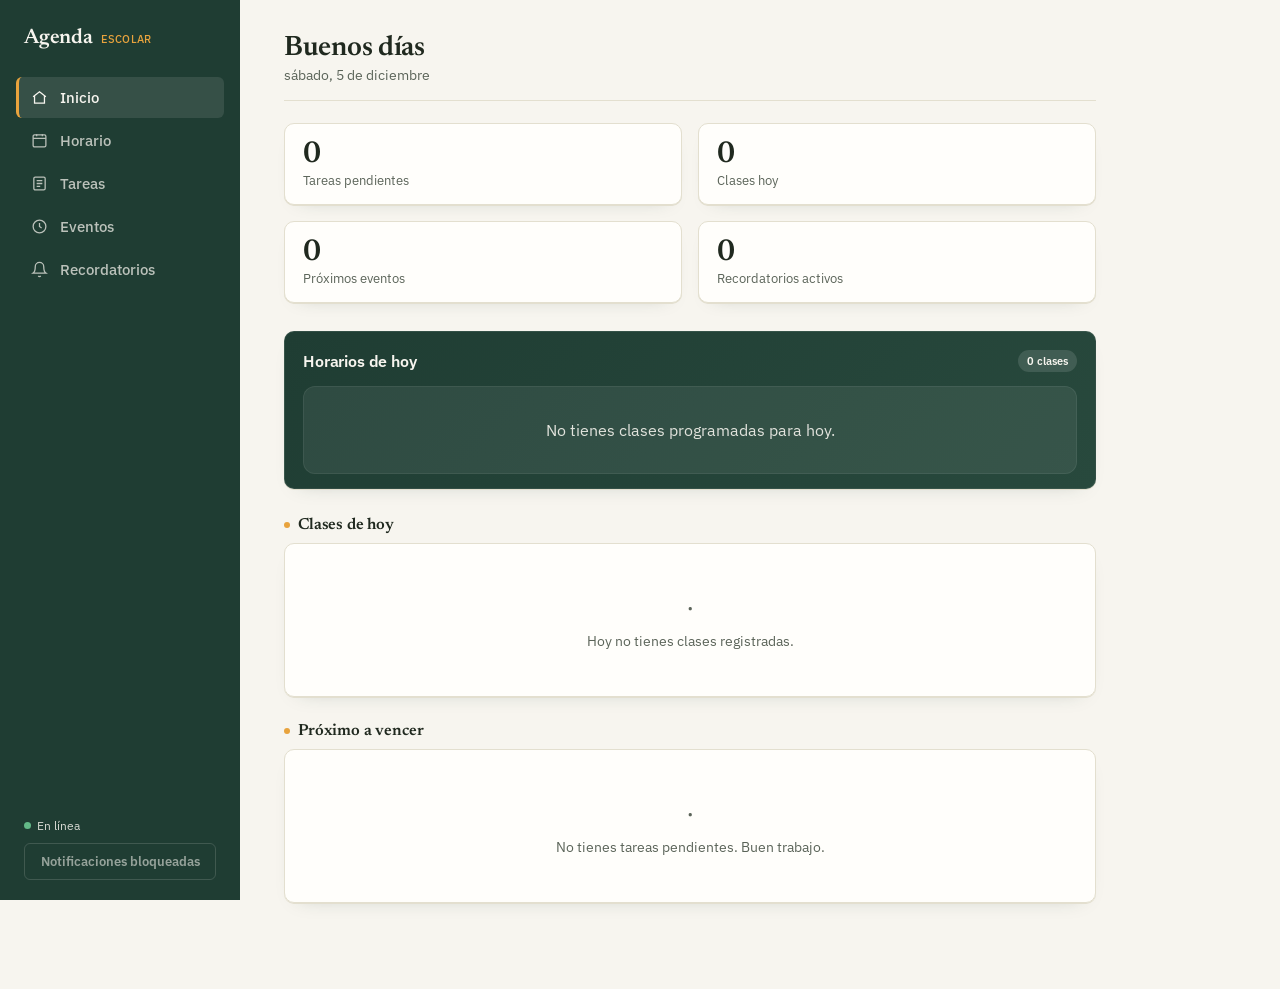
<file: index.html>
<!DOCTYPE html>
<html lang="es">
<head>
<meta charset="UTF-8" />
<meta name="viewport" content="width=device-width, initial-scale=1, viewport-fit=cover" />
<title>Agenda Escolar</title>
<meta name="description" content="Tu horario, tareas, eventos y recordatorios escolares, disponibles incluso sin internet." />
<meta name="theme-color" content="#1F3D33" />
<!-- Configura estas URLs en tu backend para sincronización y web push reales. -->
<meta name="agenda-sync-url" content="" />
<meta name="agenda-push-subscribe-url" content="" />
<meta name="agenda-vapid-public-key" content="" />
<link rel="manifest" href="manifest.json" />
<link rel="icon" href="icons/icon-192.png" />
<link rel="apple-touch-icon" href="icons/icon-192.png" />
<link rel="stylesheet" href="style.css" />
</head>
<body>

<div class="app">
  <!-- Sidebar / tabs -->
  <aside class="sidebar">
    <div class="brand">Agenda <small>ESCOLAR</small></div>
    <nav class="tabs" id="tabs">
      <button class="tab-btn" data-page="inicio" aria-current="true">
        <svg width="17" height="17" viewBox="0 0 24 24" fill="none" stroke="currentColor" stroke-width="1.8"><path d="M3 11l9-7 9 7"/><path d="M5 10v10h14V10"/></svg>
        Inicio
      </button>
      <button class="tab-btn" data-page="horario">
        <svg width="17" height="17" viewBox="0 0 24 24" fill="none" stroke="currentColor" stroke-width="1.8"><rect x="3" y="4" width="18" height="17" rx="2"/><path d="M3 9h18M8 3v3M16 3v3"/></svg>
        Horario
      </button>
      <button class="tab-btn" data-page="tareas">
        <svg width="17" height="17" viewBox="0 0 24 24" fill="none" stroke="currentColor" stroke-width="1.8"><rect x="4" y="3" width="16" height="18" rx="2"/><path d="M8 8h8M8 12h8M8 16h5"/></svg>
        Tareas
        <span class="count" id="count-tareas" hidden>0</span>
      </button>
      <button class="tab-btn" data-page="eventos">
        <svg width="17" height="17" viewBox="0 0 24 24" fill="none" stroke="currentColor" stroke-width="1.8"><circle cx="12" cy="12" r="9"/><path d="M12 7v5l3 2"/></svg>
        Eventos
      </button>
      <button class="tab-btn" data-page="recordatorios">
        <svg width="17" height="17" viewBox="0 0 24 24" fill="none" stroke="currentColor" stroke-width="1.8"><path d="M18 8a6 6 0 10-12 0c0 7-3 9-3 9h18s-3-2-3-9"/><path d="M13.7 21a2 2 0 01-3.4 0"/></svg>
        Recordatorios
        <span class="count" id="count-recordatorios" hidden>0</span>
      </button>
    </nav>
    <div class="sidebar-foot">
      <span class="status-pill" id="status-pill"><span class="status-dot"></span><span id="status-text">En línea</span></span>
      <button id="notification-btn" type="button">Activar notificaciones</button>
      <button id="install-btn">Instalar app</button>
    </div>
  </aside>

  <!-- Mobile top bar -->
  <div class="mobile-topbar">
    <div class="brand">Agenda</div>
    <span class="status-pill" id="status-pill-mobile"><span class="status-dot"></span><span id="status-text-mobile">En línea</span></span>
  </div>

  <main>
    <!-- INICIO -->
    <section class="page active" id="page-inicio">
      <div class="page-head">
        <div>
          <h1 id="saludo">Hola de nuevo</h1>
          <p id="fecha-hoy"></p>
        </div>
      </div>

      <div class="home-grid">
        <div class="stat-card"><div class="num" id="stat-tareas">0</div><div class="label">Tareas pendientes</div></div>
        <div class="stat-card"><div class="num" id="stat-clases">0</div><div class="label">Clases hoy</div></div>
        <div class="stat-card"><div class="num" id="stat-eventos">0</div><div class="label">Próximos eventos</div></div>
        <div class="stat-card"><div class="num" id="stat-recordatorios">0</div><div class="label">Recordatorios activos</div></div>
      </div>

      <div class="widget-panel" id="home-widget" aria-live="polite"></div>

      <div class="home-section">
        <h2><span class="dot"></span>Clases de hoy</h2>
        <div class="ruled" id="home-clases"></div>
      </div>

      <div class="home-section">
        <h2><span class="dot"></span>Próximo a vencer</h2>
        <div class="ruled" id="home-tareas"></div>
      </div>
    </section>

    <!-- HORARIO -->
    <section class="page" id="page-horario">
      <div class="page-head">
        <div>
          <h1>Horario de clases</h1>
          <p>Tu semana, de un vistazo.</p>
        </div>
        <div class="page-actions">
          <button class="btn btn-ghost" id="btn-widget-horario">Abrir widget</button>
          <button class="btn btn-primary" id="btn-add-clase">+ Agregar clase</button>
        </div>
      </div>
      <div class="week-grid" id="week-grid"></div>
    </section>

    <!-- TAREAS -->
    <section class="page" id="page-tareas">
      <div class="page-head">
        <div>
          <h1>Tareas</h1>
          <p>Lo que hay que entregar.</p>
        </div>
        <button class="btn btn-primary" id="btn-add-tarea">+ Nueva tarea</button>
      </div>
      <div class="ruled" id="lista-tareas"></div>
    </section>

    <!-- EVENTOS -->
    <section class="page" id="page-eventos">
      <div class="page-head">
        <div>
          <h1>Eventos</h1>
          <p>Exámenes, juntas y actividades.</p>
        </div>
        <button class="btn btn-primary" id="btn-add-evento">+ Nuevo evento</button>
      </div>
      <div class="ruled" id="lista-eventos"></div>
    </section>

    <!-- RECORDATORIOS -->
    <section class="page" id="page-recordatorios">
      <div class="page-head">
        <div>
          <h1>Recordatorios</h1>
          <p>Notas rápidas para no olvidar nada.</p>
        </div>
        <button class="btn btn-primary" id="btn-add-recordatorio">+ Nuevo recordatorio</button>
      </div>
      <div class="ruled" id="lista-recordatorios"></div>
    </section>
  </main>
</div>

<!-- Modal: Clase -->
<div class="modal-backdrop" id="modal-clase">
  <form class="modal" id="form-clase">
    <h2>Nueva clase</h2>
    <div class="field">
      <label for="clase-materia">Materia</label>
      <input type="text" id="clase-materia" required placeholder="Ej. Matemáticas" />
    </div>
    <div class="field-row">
      <div class="field">
        <label for="clase-dia">Día</label>
        <select id="clase-dia">
          <option value="lunes">Lunes</option>
          <option value="martes">Martes</option>
          <option value="miercoles">Miércoles</option>
          <option value="jueves">Jueves</option>
          <option value="viernes">Viernes</option>
          <option value="sabado">Sábado</option>
        </select>
      </div>
      <div class="field">
        <label for="clase-hora">Hora</label>
        <input type="time" id="clase-hora" required />
      </div>
    </div>
    <div class="field">
      <label for="clase-salon">Salón / Profesor (opcional)</label>
      <input type="text" id="clase-salon" placeholder="Ej. Aula 4, Prof. Ríos" />
    </div>
    <div class="modal-actions">
      <button type="button" class="btn btn-ghost" data-close-modal="modal-clase">Cancelar</button>
      <button type="submit" class="btn btn-primary">Guardar</button>
    </div>
  </form>
</div>

<!-- Modal: Tarea -->
<div class="modal-backdrop" id="modal-tarea">
  <form class="modal" id="form-tarea">
    <h2>Nueva tarea</h2>
    <div class="field">
      <label for="tarea-titulo">Título</label>
      <input type="text" id="tarea-titulo" required placeholder="Ej. Ensayo de historia" />
    </div>
    <div class="field">
      <label for="tarea-materia">Materia (opcional)</label>
      <input type="text" id="tarea-materia" placeholder="Ej. Historia" />
    </div>
    <div class="field">
      <label for="tarea-fecha">Fecha de entrega</label>
      <input type="date" id="tarea-fecha" />
    </div>
    <div class="modal-actions">
      <button type="button" class="btn btn-ghost" data-close-modal="modal-tarea">Cancelar</button>
      <button type="submit" class="btn btn-primary">Guardar</button>
    </div>
  </form>
</div>

<!-- Modal: Evento -->
<div class="modal-backdrop" id="modal-evento">
  <form class="modal" id="form-evento">
    <h2>Nuevo evento</h2>
    <div class="field">
      <label for="evento-titulo">Título</label>
      <input type="text" id="evento-titulo" required placeholder="Ej. Examen de química" />
    </div>
    <div class="field-row">
      <div class="field">
        <label for="evento-fecha">Fecha</label>
        <input type="date" id="evento-fecha" required />
      </div>
      <div class="field">
        <label for="evento-hora">Hora (opcional)</label>
        <input type="time" id="evento-hora" />
      </div>
    </div>
    <div class="field">
      <label for="evento-lugar">Lugar (opcional)</label>
      <input type="text" id="evento-lugar" placeholder="Ej. Auditorio" />
    </div>
    <div class="modal-actions">
      <button type="button" class="btn btn-ghost" data-close-modal="modal-evento">Cancelar</button>
      <button type="submit" class="btn btn-primary">Guardar</button>
    </div>
  </form>
</div>

<!-- Modal: Recordatorio -->
<div class="modal-backdrop" id="modal-recordatorio">
  <form class="modal" id="form-recordatorio">
    <h2>Nuevo recordatorio</h2>
    <div class="field">
      <label for="recordatorio-texto">Nota</label>
      <textarea id="recordatorio-texto" required placeholder="Ej. Llevar el permiso firmado"></textarea>
    </div>
    <div class="field">
      <label for="recordatorio-fecha">Fecha (opcional)</label>
      <input type="date" id="recordatorio-fecha" />
    </div>
    <div class="modal-actions">
      <button type="button" class="btn btn-ghost" data-close-modal="modal-recordatorio">Cancelar</button>
      <button type="submit" class="btn btn-primary">Guardar</button>
    </div>
  </form>
</div>

<div id="toast"></div>

<script src="app.js"></script>
</body>
</html>
</file>
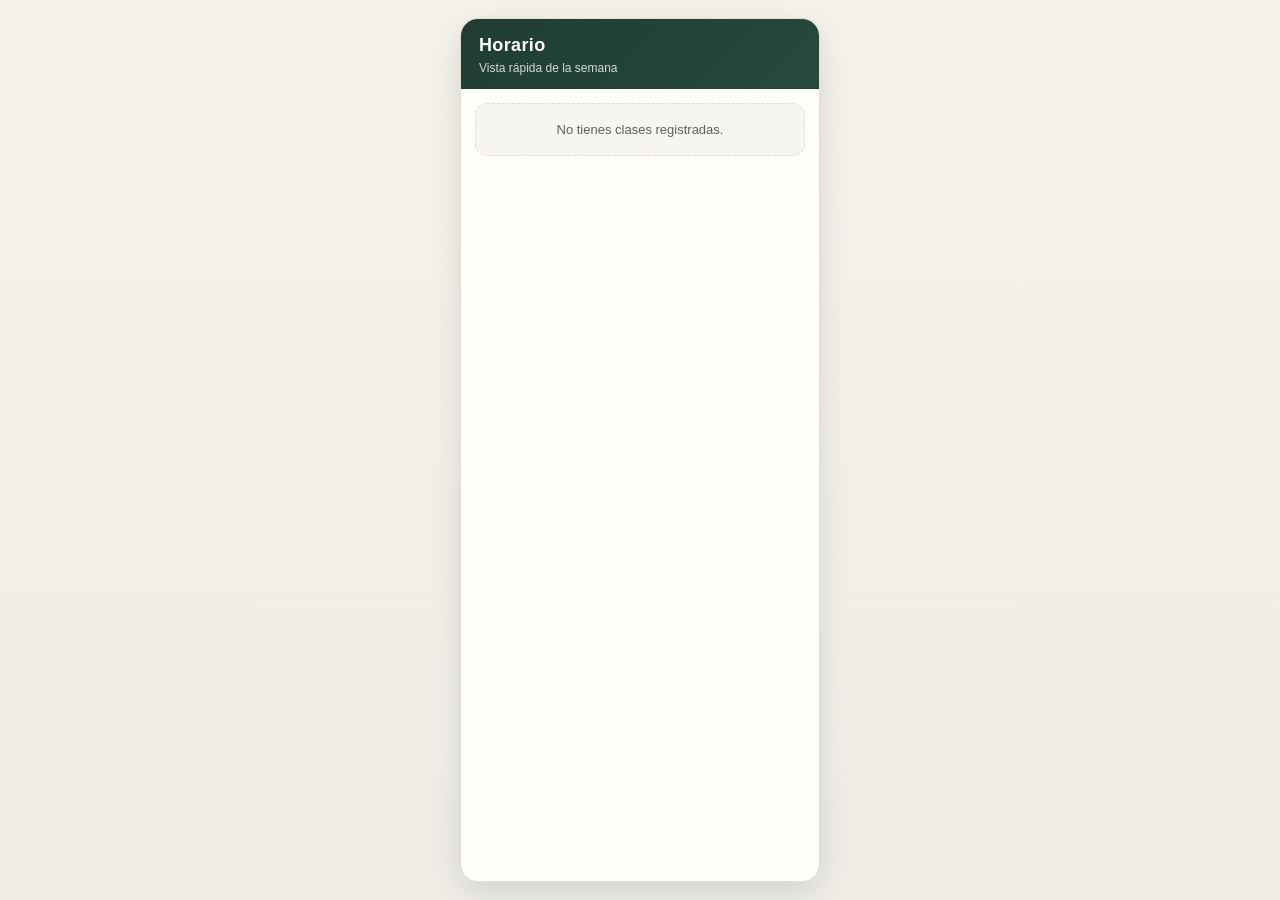
<file: widget.html>
<!DOCTYPE html>
<html lang="es">
<head>
  <meta charset="UTF-8" />
  <meta name="viewport" content="width=device-width, initial-scale=1.0" />
  <title>Horario Widget</title>
  <style>
    :root {
      --bg: #f7f5ef;
      --board: #1F3D33;
      --board-light: #28493D;
      --paper: #fffefb;
      --line: #e3dfcf;
      --ink: #20291f;
      --ink-soft: #5b6459;
      --marigold: #e8a33d;
      --teal-soft: #e2eee8;
      --shadow: 0 10px 30px rgba(31, 61, 51, 0.15);
    }

    * { box-sizing: border-box; }
    html, body { margin: 0; height: 100%; }
    body {
      font-family: Arial, sans-serif;
      background: linear-gradient(180deg, #f5f2ea 0%, #f0ede7 100%);
      color: var(--ink);
      display: flex;
      justify-content: center;
      align-items: stretch;
      padding: 18px;
    }

    .widget {
      width: min(100%, 360px);
      background: var(--paper);
      border: 1px solid var(--line);
      border-radius: 18px;
      box-shadow: var(--shadow);
      overflow: hidden;
    }

    .widget-header {
      background: linear-gradient(135deg, var(--board) 0%, var(--board-light) 100%);
      color: #fff;
      padding: 16px 18px 14px;
    }

    .widget-header h1 {
      margin: 0;
      font-size: 18px;
      font-weight: 700;
      letter-spacing: 0.02em;
    }

    .widget-header p {
      margin: 5px 0 0;
      font-size: 12px;
      opacity: 0.8;
    }

    .widget-body {
      padding: 14px;
    }

    .day-block {
      border: 1px solid var(--line);
      border-radius: 12px;
      background: var(--bg);
      margin-bottom: 10px;
      overflow: hidden;
    }

    .day-title {
      background: var(--teal-soft);
      color: var(--board);
      padding: 8px 12px;
      font-size: 12px;
      font-weight: 700;
      text-transform: capitalize;
      border-bottom: 1px solid var(--line);
    }

    .class-list {
      padding: 8px 10px 10px;
      display: grid;
      gap: 8px;
    }

    .class-item {
      background: #fff;
      border: 1px solid var(--line);
      border-radius: 10px;
      padding: 8px 10px;
    }

    .class-time {
      display: block;
      font-size: 11px;
      font-weight: 700;
      color: var(--board);
      margin-bottom: 4px;
    }

    .class-materia {
      font-size: 14px;
      font-weight: 600;
      display: block;
      margin-bottom: 2px;
    }

    .class-room {
      font-size: 12px;
      color: var(--ink-soft);
    }

    .empty {
      padding: 18px 12px;
      text-align: center;
      color: var(--ink-soft);
      font-size: 13px;
      border: 1px dashed var(--line);
      border-radius: 12px;
      background: var(--bg);
    }
  </style>
</head>
<body>
  <div class="widget">
    <div class="widget-header">
      <h1>Horario</h1>
      <p>Vista rápida de la semana</p>
    </div>
    <div class="widget-body" id="widget-body"></div>
  </div>

  <script>
    const DIAS = ['lunes', 'martes', 'miercoles', 'jueves', 'viernes', 'sabado'];
    const DIA_LABEL = { lunes: 'Lunes', martes: 'Martes', miercoles: 'Miércoles', jueves: 'Jueves', viernes: 'Viernes', sabado: 'Sábado' };

    function lsGetAll(store) {
      try {
        return JSON.parse(localStorage.getItem(`agenda-escolar:${store}`) || '[]');
      } catch {
        return [];
      }
    }

    function renderWidget() {
      const body = document.getElementById('widget-body');
      const clases = lsGetAll('clases');

      if (!clases.length) {
        body.innerHTML = '<div class="empty">No tienes clases registradas.</div>';
        return;
      }

      const bloques = DIAS.map((dia) => {
        const clasesDelDia = clases
          .filter((c) => c.dia === dia)
          .sort((a, b) => a.hora.localeCompare(b.hora));

        return `
          <div class="day-block">
            <div class="day-title">${DIA_LABEL[dia]}</div>
            <div class="class-list">
              ${clasesDelDia.length
                ? clasesDelDia.map((c) => `
                    <div class="class-item">
                      <span class="class-time">${c.hora}</span>
                      <span class="class-materia">${String(c.materia || '').replace(/[&<>"']/g, (char) => ({ '&': '&amp;', '<': '&lt;', '>': '&gt;', '"': '&quot;', "'": '&#39;' }[char]))}</span>
                      <span class="class-room">${c.salon ? String(c.salon).replace(/[&<>"']/g, (char) => ({ '&': '&amp;', '<': '&lt;', '>': '&gt;', '"': '&quot;', "'": '&#39;' }[char])) : 'Sin salón'}</span>
                    </div>
                  `).join('')
                : '<div class="empty">Sin clases</div>'}
            </div>
          </div>
        `;
      }).join('');

      body.innerHTML = bloques;
    }

    renderWidget();
    window.addEventListener('storage', renderWidget);
  </script>
</body>
</html>
</file>
<file: style.css>
@import url('https://fonts.googleapis.com/css2?family=Newsreader:ital,opsz,wght@0,6..72,500;0,6..72,600;0,6..72,700;1,6..72,500&family=IBM+Plex+Sans:wght@400;500;600&display=swap');

:root {
  --board: #1F3D33;
  --board-light: #28493D;
  --paper: #F7F5EF;
  --paper-line: #E3DFCF;
  --card: #FFFEFB;
  --ink: #20291F;
  --ink-soft: #5B6459;
  --marigold: #E8A33D;
  --marigold-ink: #6B4712;
  --coral: #DD5B45;
  --coral-soft: #FBE6E1;
  --teal-soft: #E2EEE8;
  --radius-s: 6px;
  --radius-m: 10px;
  --shadow-card: 0 1px 0 var(--paper-line), 0 8px 20px -16px rgba(31, 61, 51, 0.35);
}

* { box-sizing: border-box; }

html, body {
  margin: 0;
  padding: 0;
  height: 100%;
}

body {
  font-family: 'IBM Plex Sans', sans-serif;
  background: var(--paper);
  color: var(--ink);
  -webkit-font-smoothing: antialiased;
}

h1, h2, h3, .brand {
  font-family: 'Newsreader', serif;
  font-weight: 600;
  letter-spacing: -0.01em;
  margin: 0;
}

button {
  font-family: inherit;
}

:focus-visible {
  outline: 2px solid var(--marigold);
  outline-offset: 2px;
}

/* ---------- App shell ---------- */

.app {
  display: grid;
  grid-template-columns: 240px 1fr;
  min-height: 100vh;
}

.sidebar {
  background: var(--board);
  color: var(--paper);
  padding: 28px 16px 20px;
  display: flex;
  flex-direction: column;
  gap: 28px;
  position: sticky;
  top: 0;
  height: 100vh;
}

.brand {
  display: flex;
  align-items: baseline;
  gap: 8px;
  font-size: 21px;
  color: var(--paper);
  padding: 0 8px;
}

.brand small {
  font-family: 'IBM Plex Sans', sans-serif;
  font-weight: 500;
  font-size: 11px;
  color: var(--marigold);
  letter-spacing: 0.02em;
}

nav.tabs {
  display: flex;
  flex-direction: column;
  gap: 2px;
}

.tab-btn {
  display: flex;
  align-items: center;
  gap: 12px;
  background: none;
  border: none;
  color: var(--paper);
  opacity: 0.72;
  text-align: left;
  padding: 11px 12px;
  border-radius: var(--radius-s);
  cursor: pointer;
  font-size: 14.5px;
  font-weight: 500;
  border-left: 3px solid transparent;
  transition: background 0.15s ease, opacity 0.15s ease;
}

.tab-btn:hover { background: rgba(247,245,239,0.08); opacity: 1; }

.tab-btn[aria-current="true"] {
  background: rgba(247,245,239,0.1);
  border-left-color: var(--marigold);
  opacity: 1;
}

.tab-btn svg { flex: none; }

.tab-btn .count {
  margin-left: auto;
  font-size: 11.5px;
  background: rgba(247,245,239,0.14);
  padding: 1px 7px;
  border-radius: 999px;
  min-width: 18px;
  text-align: center;
}

.sidebar-foot {
  margin-top: auto;
  padding: 0 8px;
  display: flex;
  flex-direction: column;
  gap: 10px;
}

.status-pill {
  display: inline-flex;
  align-items: center;
  gap: 6px;
  font-size: 12px;
  color: var(--paper);
  opacity: 0.85;
}

.status-dot {
  width: 7px; height: 7px; border-radius: 50%;
  background: #6FCF97;
}

.status-pill.offline .status-dot { background: var(--coral); }

#install-btn {
  display: none;
  background: var(--marigold);
  color: var(--marigold-ink);
  border: none;
  padding: 9px 12px;
  border-radius: var(--radius-s);
  font-weight: 600;
  font-size: 13px;
  cursor: pointer;
}

#install-btn.show { display: block; }

#notification-btn {
  background: transparent;
  color: var(--paper);
  border: 1px solid rgba(247, 245, 239, 0.28);
  padding: 9px 12px;
  border-radius: var(--radius-s);
  font-weight: 600;
  font-size: 13px;
  cursor: pointer;
}

#notification-btn:disabled {
  cursor: not-allowed;
  opacity: 0.55;
}

/* ---------- Main content ---------- */

main {
  padding: 34px 44px 60px;
  max-width: 900px;
}

.page { display: none; }
.page.active { display: block; animation: rise 0.25s ease; }

@keyframes rise {
  from { opacity: 0; transform: translateY(6px); }
  to { opacity: 1; transform: translateY(0); }
}

.page-head {
  display: flex;
  align-items: flex-end;
  justify-content: space-between;
  gap: 16px;
  margin-bottom: 22px;
  padding-bottom: 16px;
  border-bottom: 1px solid var(--paper-line);
}

.page-actions {
  display: flex;
  align-items: center;
  gap: 10px;
  flex-wrap: wrap;
}

.page-head h1 { font-size: 28px; }
.page-head p { margin: 4px 0 0; color: var(--ink-soft); font-size: 14px; }

.btn {
  border: none;
  border-radius: var(--radius-s);
  padding: 10px 16px;
  font-weight: 600;
  font-size: 13.5px;
  cursor: pointer;
  display: inline-flex;
  align-items: center;
  gap: 6px;
}

.btn-primary { background: var(--board); color: var(--paper); }
.btn-primary:hover { background: var(--board-light); }

.btn-ghost {
  background: transparent;
  color: var(--ink);
  border: 1px solid var(--paper-line);
}
.btn-ghost:hover { background: var(--teal-soft); }

.btn-text {
  background: none;
  border: none;
  color: var(--ink-soft);
  cursor: pointer;
  font-size: 13px;
  padding: 4px 6px;
}
.btn-text:hover { color: var(--coral); }

/* ---------- Cards / lists ---------- */

.ruled {
  background:
    linear-gradient(var(--card) 0 0) padding-box,
    repeating-linear-gradient(var(--card), var(--card) 43px, var(--paper-line) 44px);
  border: 1px solid var(--paper-line);
  border-radius: var(--radius-m);
  box-shadow: var(--shadow-card);
  overflow: hidden;
}

.item-row {
  display: flex;
  align-items: center;
  gap: 12px;
  padding: 11px 18px;
  min-height: 44px;
  border-bottom: 1px solid var(--paper-line);
}
.item-row:last-child { border-bottom: none; }

.item-row.done { opacity: 0.5; }
.item-row.done .item-title { text-decoration: line-through; }

.item-check {
  width: 18px; height: 18px;
  border: 1.5px solid var(--ink-soft);
  border-radius: 4px;
  cursor: pointer;
  flex: none;
  background: var(--card);
  display: flex; align-items: center; justify-content: center;
}
.item-check.checked {
  background: var(--board);
  border-color: var(--board);
  color: var(--paper);
  font-size: 12px;
}

.item-main { flex: 1; min-width: 0; }
.item-title { font-weight: 500; font-size: 14.5px; }
.item-meta { font-size: 12px; color: var(--ink-soft); margin-top: 2px; }

.tag {
  font-size: 11px;
  font-weight: 600;
  padding: 2px 8px;
  border-radius: 999px;
  white-space: nowrap;
  flex: none;
}
.tag.due-soon { background: var(--coral-soft); color: var(--coral); }
.tag.due-ok { background: var(--teal-soft); color: var(--board); }

.item-del {
  background: none; border: none; cursor: pointer;
  color: var(--ink-soft); opacity: 0.5; font-size: 16px; line-height: 1;
  padding: 4px;
}
.item-del:hover { opacity: 1; color: var(--coral); }

.empty-state {
  padding: 46px 20px;
  text-align: center;
  color: var(--ink-soft);
}
.empty-state .glyph { font-size: 26px; margin-bottom: 8px; }
.empty-state p { margin: 0; font-size: 14px; }

/* ---------- Home ---------- */

.home-grid {
  display: grid;
  grid-template-columns: 1fr 1fr;
  gap: 16px;
  margin-bottom: 28px;
}

.stat-card {
  background: var(--card);
  border: 1px solid var(--paper-line);
  border-radius: var(--radius-m);
  padding: 16px 18px;
  box-shadow: var(--shadow-card);
}
.stat-card .num { font-family: 'Newsreader', serif; font-size: 30px; font-weight: 600; }
.stat-card .label { font-size: 12.5px; color: var(--ink-soft); margin-top: 2px; }

.widget-panel {
  background: linear-gradient(135deg, var(--board) 0%, var(--board-light) 100%);
  border: 1px solid rgba(255,255,255,0.08);
  border-radius: var(--radius-m);
  box-shadow: var(--shadow-card);
  padding: 18px 18px 14px;
  margin-bottom: 28px;
  color: var(--paper);
}

.widget-head {
  display: flex;
  align-items: center;
  justify-content: space-between;
  gap: 12px;
  margin-bottom: 14px;
}

.widget-head h3 {
  font-size: 16px;
  margin: 0;
  font-family: 'IBM Plex Sans', sans-serif;
}

.widget-badge {
  background: rgba(255,255,255,0.12);
  color: var(--paper);
  border-radius: 999px;
  padding: 4px 9px;
  font-size: 11px;
  font-weight: 600;
}

.widget-list {
  display: grid;
  grid-template-columns: repeat(auto-fit, minmax(170px, 1fr));
  gap: 12px;
}

.widget-item {
  background: rgba(255,255,255,0.08);
  border: 1px solid rgba(255,255,255,0.08);
  border-radius: 12px;
  padding: 12px;
}

.widget-schedule-item {
  min-height: 112px;
}

.widget-label {
  display: block;
  font-size: 11px;
  letter-spacing: 0.04em;
  text-transform: uppercase;
  opacity: 0.75;
  margin-bottom: 8px;
}

.widget-value {
  font-size: 15px;
  font-weight: 600;
  line-height: 1.35;
}

.widget-meta {
  display: block;
  font-size: 12px;
  opacity: 0.8;
  margin-top: 4px;
}

.empty-widget-item {
  display: flex;
  align-items: center;
  justify-content: center;
  min-height: 88px;
  text-align: center;
  opacity: 0.9;
}

.home-section { margin-bottom: 26px; }
.home-section h2 {
  font-size: 16px;
  margin-bottom: 10px;
  display: flex;
  align-items: center;
  gap: 8px;
}
.home-section h2 .dot { width: 6px; height: 6px; border-radius: 50%; background: var(--marigold); }

/* ---------- Schedule (horario) ---------- */

.week-grid {
  display: grid;
  grid-template-columns: repeat(6, 1fr);
  gap: 10px;
}
.day-col {
  background: var(--card);
  border: 1px solid var(--paper-line);
  border-radius: var(--radius-m);
  box-shadow: var(--shadow-card);
  min-height: 120px;
}
.day-col h3 {
  font-family: 'IBM Plex Sans', sans-serif;
  font-weight: 600;
  font-size: 12.5px;
  padding: 10px 12px 8px;
  color: var(--ink-soft);
  border-bottom: 1px solid var(--paper-line);
  text-transform: capitalize;
}
.class-item {
  padding: 8px 12px;
  border-bottom: 1px dashed var(--paper-line);
  font-size: 12.5px;
}
.class-item:last-child { border-bottom: none; }
.class-item .time { color: var(--marigold-ink); font-weight: 600; font-size: 11px; }
.class-item .subject { font-weight: 500; margin-top: 1px; }
.class-item .room { color: var(--ink-soft); font-size: 11px; }
.class-empty { padding: 12px; font-size: 12px; color: var(--ink-soft); opacity: 0.6; }

/* ---------- Modal / form ---------- */

.modal-backdrop {
  display: none;
  position: fixed; inset: 0;
  background: rgba(31, 41, 35, 0.4);
  align-items: center; justify-content: center;
  z-index: 50;
  padding: 20px;
}
.modal-backdrop.show { display: flex; }

.modal {
  background: var(--paper);
  border-radius: var(--radius-m);
  width: 100%;
  max-width: 420px;
  padding: 22px 22px 20px;
  box-shadow: 0 20px 50px -12px rgba(0,0,0,0.3);
}
.modal h2 { font-size: 19px; margin-bottom: 16px; }

.field { margin-bottom: 13px; }
.field label {
  display: block;
  font-size: 12.5px;
  font-weight: 600;
  color: var(--ink-soft);
  margin-bottom: 5px;
}
.field input, .field select, .field textarea {
  width: 100%;
  border: 1px solid var(--paper-line);
  background: var(--card);
  border-radius: var(--radius-s);
  padding: 9px 10px;
  font-size: 14px;
  font-family: inherit;
  color: var(--ink);
}
.field textarea { resize: vertical; min-height: 60px; }
.field-row { display: flex; gap: 10px; }
.field-row .field { flex: 1; }

.modal-actions {
  display: flex;
  justify-content: flex-end;
  gap: 10px;
  margin-top: 18px;
}

/* ---------- Toast ---------- */

#toast {
  position: fixed;
  bottom: 22px;
  left: 50%;
  transform: translateX(-50%) translateY(12px);
  background: var(--board);
  color: var(--paper);
  padding: 10px 18px;
  border-radius: 999px;
  font-size: 13.5px;
  opacity: 0;
  pointer-events: none;
  transition: opacity 0.2s ease, transform 0.2s ease;
  z-index: 100;
}
#toast.show { opacity: 1; transform: translateX(-50%) translateY(0); }

/* ---------- Mobile ---------- */

.mobile-topbar { display: none; }

@media (max-width: 860px) {
  .app { grid-template-columns: 1fr; }

  .sidebar {
    position: fixed;
    bottom: 0; left: 0; right: 0;
    top: auto;
    height: auto;
    flex-direction: row;
    padding: 6px 6px calc(6px + env(safe-area-inset-bottom));
    z-index: 40;
    gap: 0;
  }
  .brand, .sidebar-foot { display: none; }
  nav.tabs { flex-direction: row; flex: 1; justify-content: space-between; }
  .tab-btn {
    flex-direction: column;
    gap: 3px;
    flex: 1;
    font-size: 10.5px;
    padding: 7px 4px;
    border-left: none;
    border-top: 3px solid transparent;
    text-align: center;
    align-items: center;
  }
  .tab-btn[aria-current="true"] { border-top-color: var(--marigold); }
  .tab-btn .count { position: absolute; margin-left: 14px; margin-top: -14px; }

  .mobile-topbar {
    display: flex;
    align-items: center;
    justify-content: space-between;
    padding: 16px 20px;
    background: var(--board);
    color: var(--paper);
    position: sticky;
    top: 0;
    z-index: 30;
  }
  .mobile-topbar .brand { padding: 0; font-size: 18px; }

  main { padding: 20px 16px 90px; max-width: 100%; }
  .home-grid { grid-template-columns: 1fr 1fr; }
  .week-grid { grid-template-columns: 1fr 1fr; }
  .page-head { flex-direction: column; align-items: flex-start; gap: 10px; }
}

@media (max-width: 480px) {
  .week-grid { grid-template-columns: 1fr; }
}

@media (prefers-reduced-motion: reduce) {
  .page.active { animation: none; }
}
</file>
